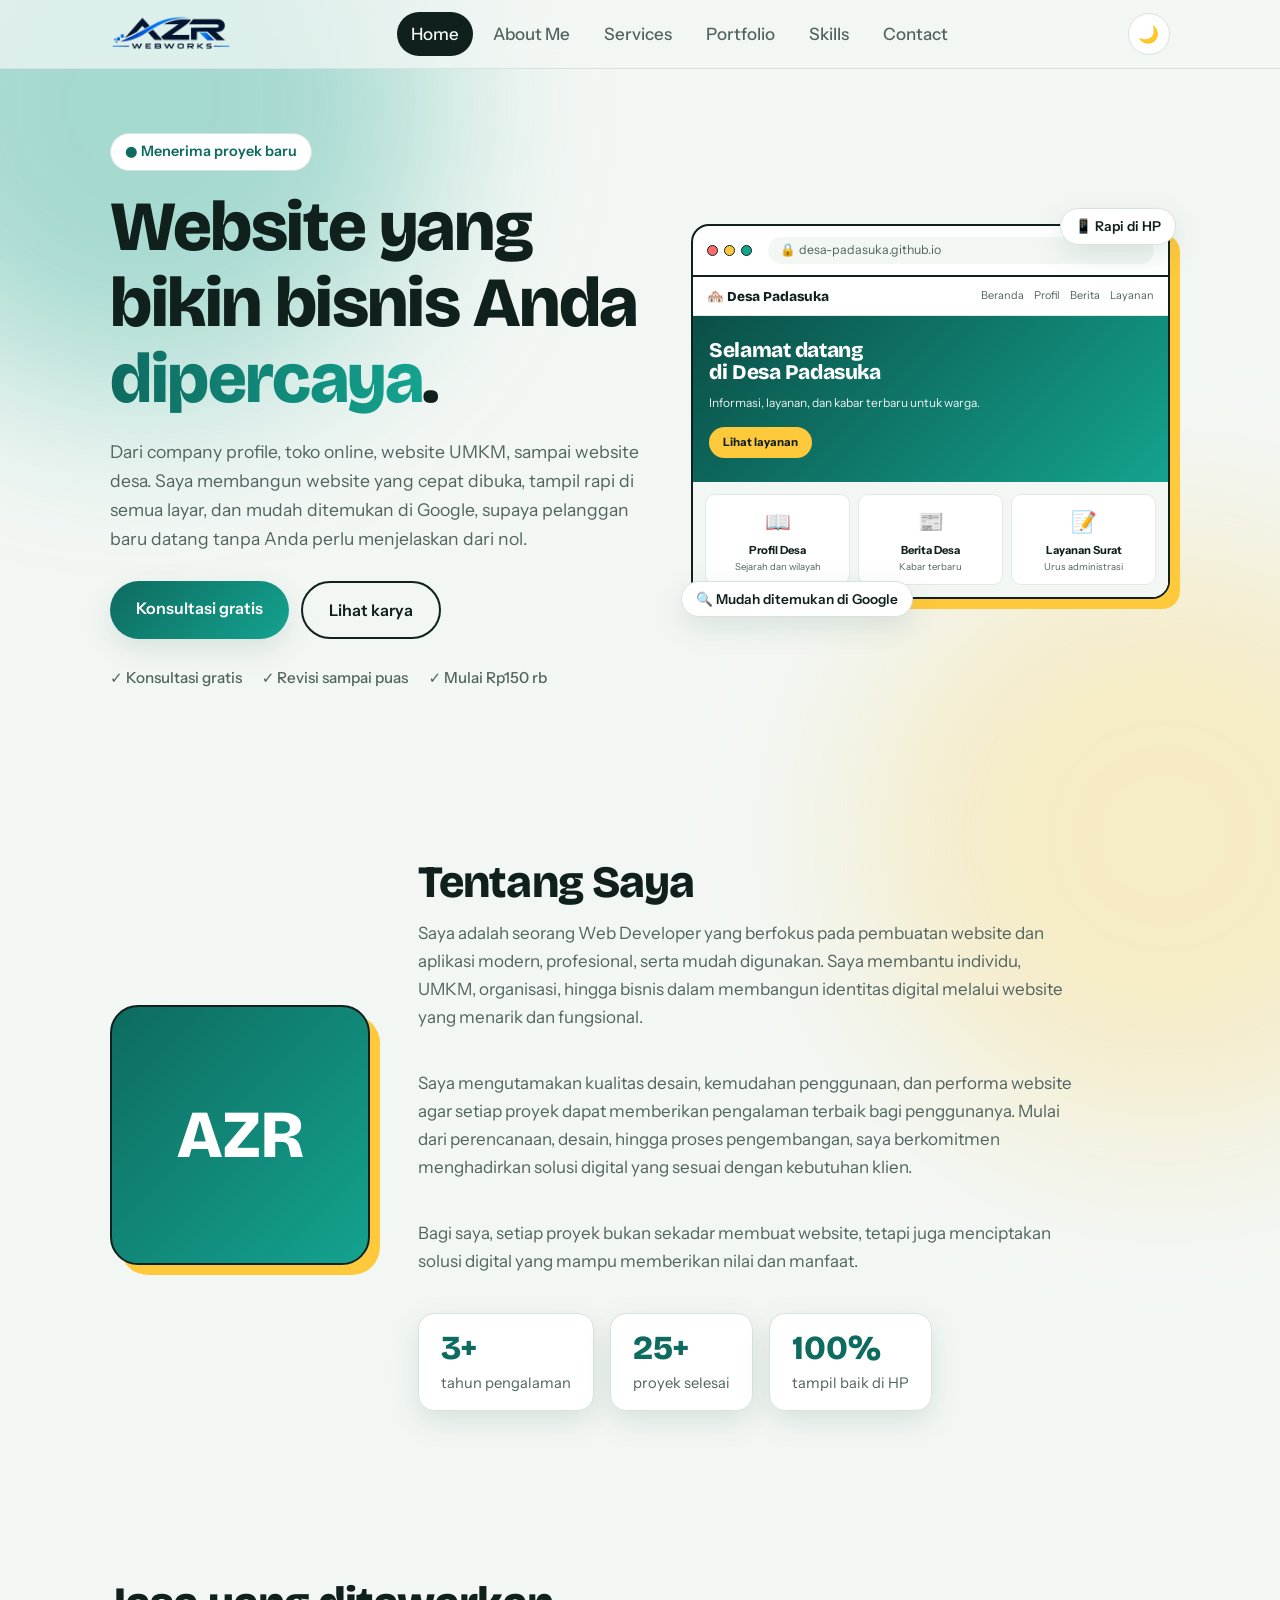
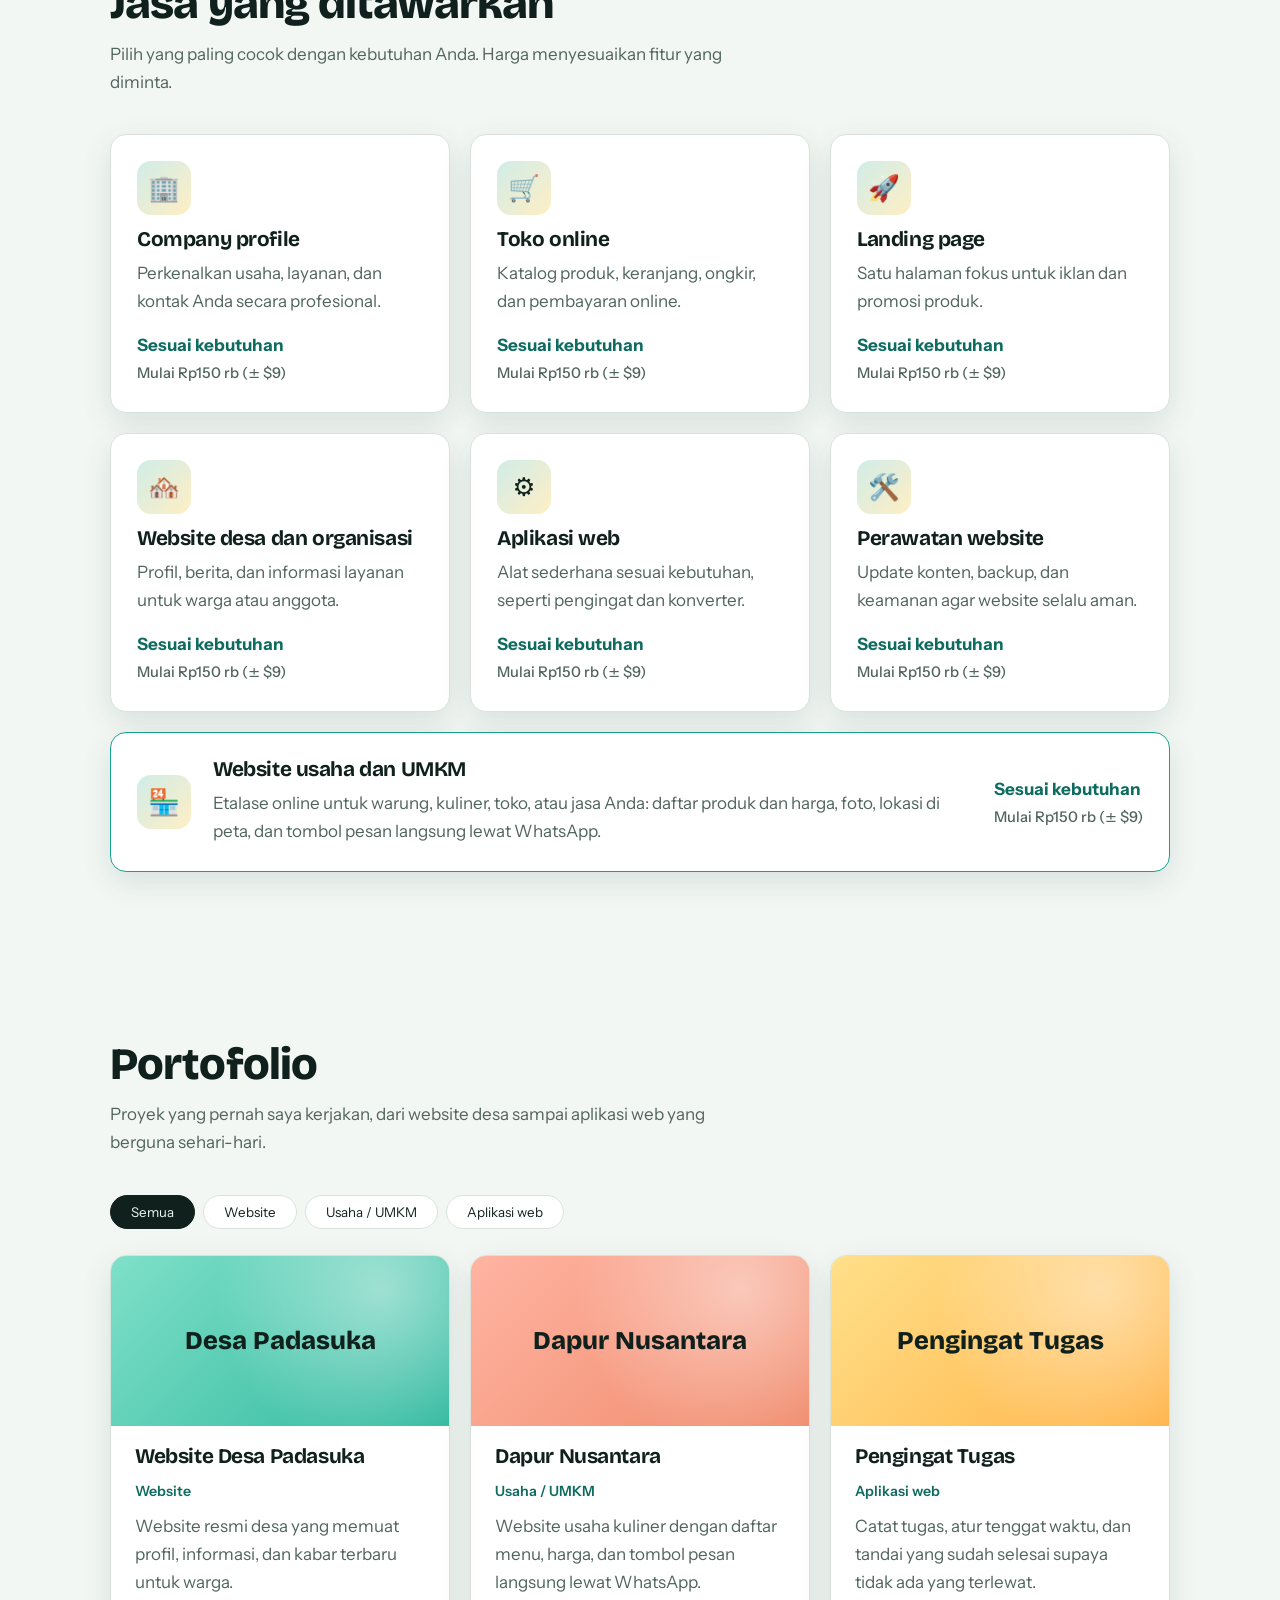
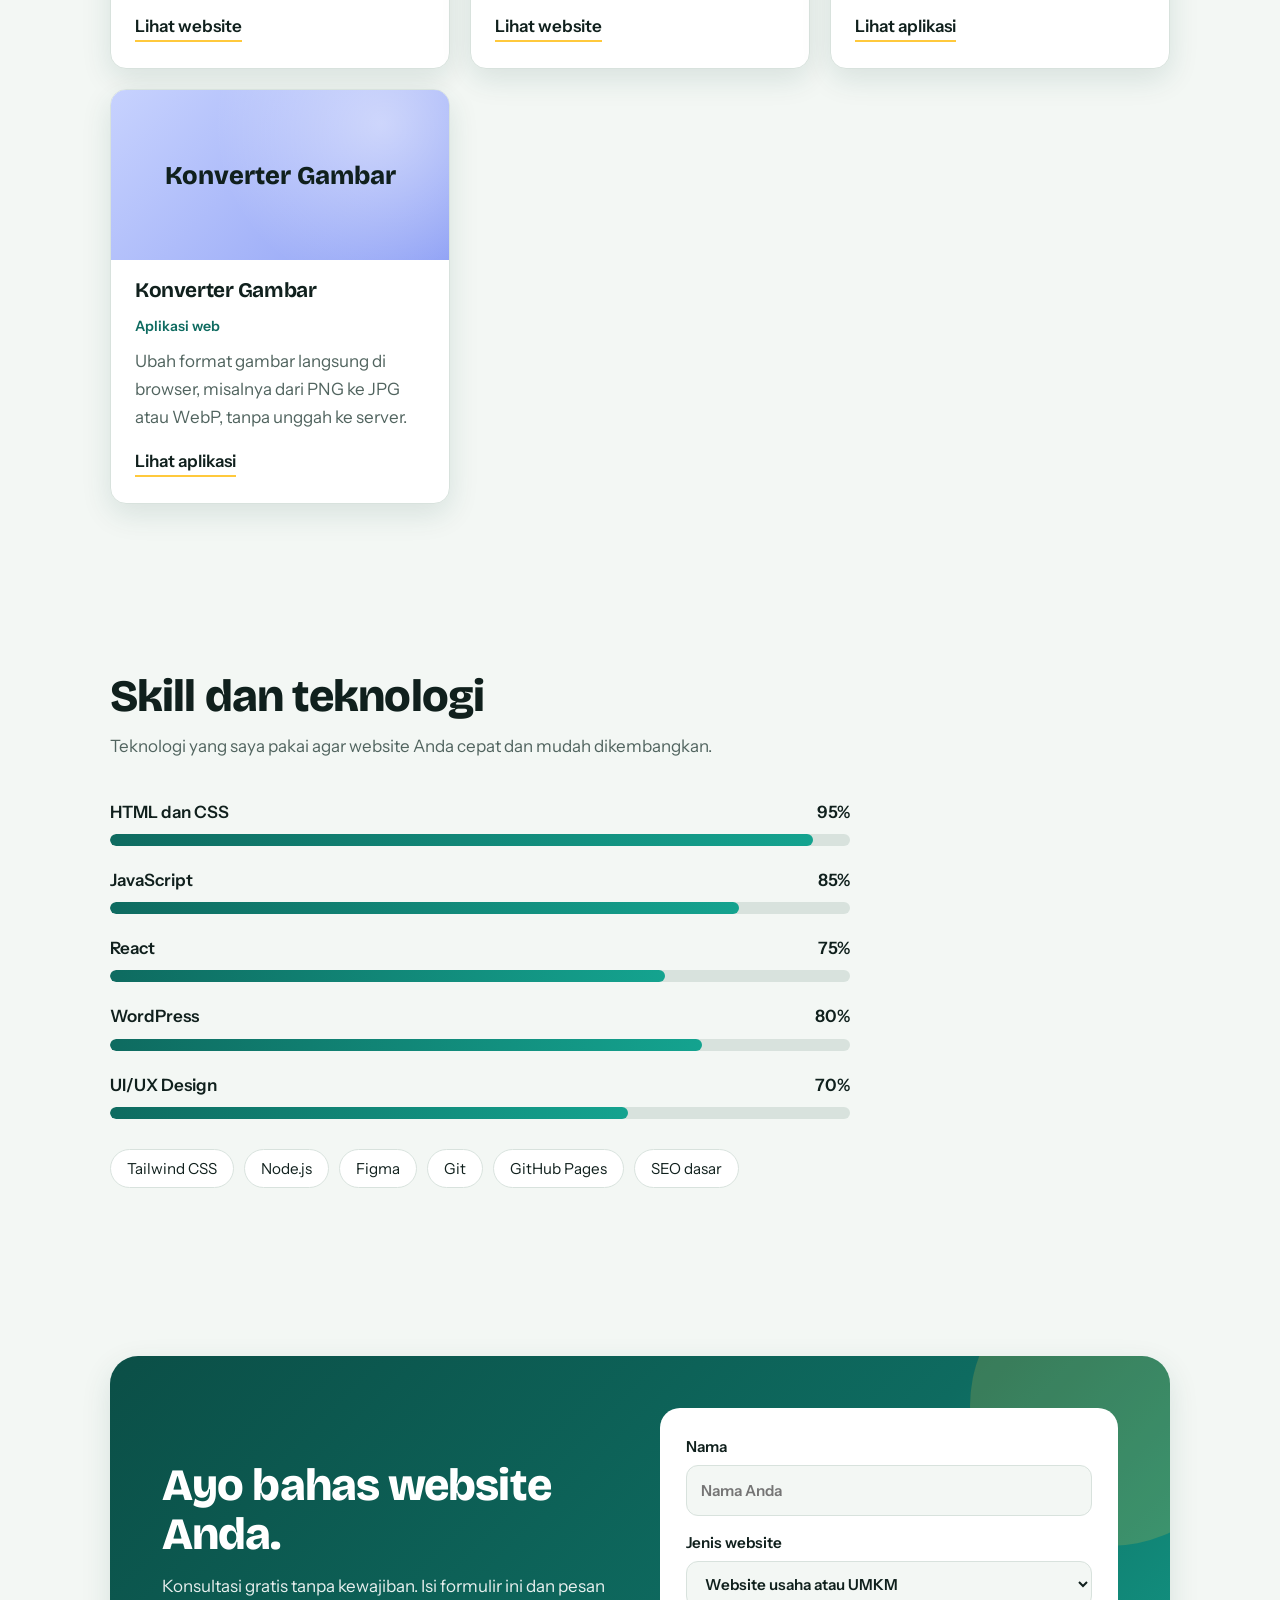
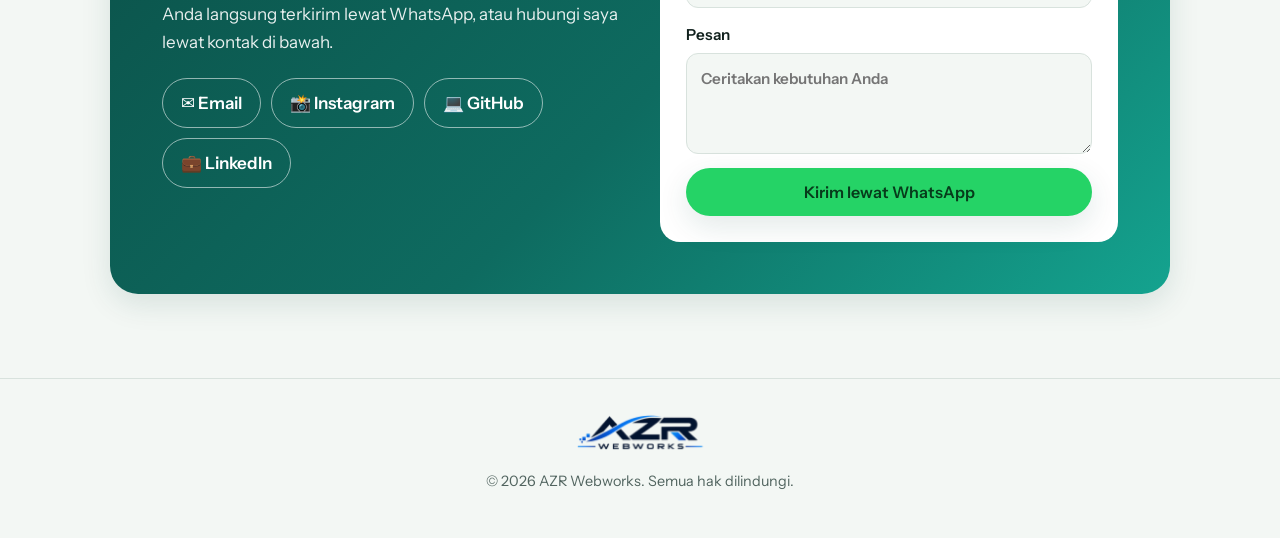
<file: index.html>
<!DOCTYPE html>
<html lang="id">
<head>
<meta charset="utf-8">
<meta name="viewport" content="width=device-width, initial-scale=1">
<title>AZR Webworks – Jasa Pembuatan Website</title>
<meta name="description" content="AZR Webworks: jasa pembuatan website company profile, toko online, website UMKM, website desa, dan landing page yang cepat, rapi di HP, dan mudah ditemukan di Google.">
<meta name="google-site-verification" content="LBY4oYXBWPNlARDDUmF3vWsAfW2neGzcN3whGcf8sD4" />
<link rel="icon" href="logo.png" type="image/png">
<link href="https://fonts.googleapis.com/css2?family=Bricolage+Grotesque:wght@500;700;800&family=Instrument+Sans:wght@400;500;600&display=swap" rel="stylesheet">
<link rel="stylesheet" href="style.css">
</head>
<body>
<div class="blob b1" aria-hidden="true"></div>
<div class="blob b2" aria-hidden="true"></div>

<header class="top">
  <div class="wrap">
    <a class="logo" href="#home" aria-label="AZR Webworks, kembali ke beranda">
      <img src="logo.png" alt="AZR Webworks" width="124" height="42">
    </a>
    <nav id="nav">
      <a href="#home">Home</a><a href="#about">About Me</a><a href="#services">Services</a>
      <a href="#portfolio">Portfolio</a><a href="#skills">Skills</a><a href="#contact">Contact</a>
    </nav>
    <div class="tools">
      <button id="theme" aria-label="Ganti mode terang atau gelap">🌙</button>
      <button id="menu" aria-expanded="false" aria-controls="nav" aria-label="Buka menu">☰</button>
    </div>
  </div>
</header>

<main class="wrap">

<!-- 1. HOME -->
<section id="home">
  <div class="hero">
    <div class="reveal">
      <span class="badge">● Menerima proyek baru</span>
      <h1>Website yang bikin bisnis Anda <em>dipercaya</em>.</h1>
      <p>Dari company profile, toko online, website UMKM, sampai website desa. Saya membangun website yang cepat dibuka, tampil rapi di semua layar, dan mudah ditemukan di Google, supaya pelanggan baru datang tanpa Anda perlu menjelaskan dari nol.</p>
      <div class="cta">
        <a class="btn" href="#contact">Konsultasi gratis</a>
        <a class="btn alt" href="#portfolio">Lihat karya</a>
      </div>
      <ul class="trust">
        <li>✓ Konsultasi gratis</li>
        <li>✓ Revisi sampai puas</li>
        <li>✓ Mulai Rp150 rb</li>
      </ul>
    </div>

    <div class="mock reveal" aria-hidden="true">
      <div class="browser">
        <div class="bar"><b></b><b></b><b></b><span>🔒 desa-padasuka.github.io</span></div>

        <!-- Contoh website: Desa Padasuka -->
        <div class="site">
          <div class="s-nav">
            <strong>🏘️ Desa Padasuka</strong>
            <span><i>Beranda</i><i>Profil</i><i>Berita</i><i>Layanan</i></span>
          </div>
          <div class="s-hero">
            <h4>Selamat datang<br>di Desa Padasuka</h4>
            <p>Informasi, layanan, dan kabar terbaru untuk warga.</p>
            <u>Lihat layanan</u>
          </div>
          <div class="s-cards">
            <div><em>📖</em><b>Profil Desa</b><small>Sejarah dan wilayah</small></div>
            <div><em>📰</em><b>Berita Desa</b><small>Kabar terbaru</small></div>
            <div><em>📝</em><b>Layanan Surat</b><small>Urus administrasi</small></div>
          </div>
        </div>
      </div>
      <span class="chip c1">📱 Rapi di HP</span>
      <span class="chip c2">🔍 Mudah ditemukan di Google</span>
    </div>
  </div>
</section>

<!-- 2. ABOUT ME -->
<section id="about">
  <div class="about">
    <div class="avatar reveal" aria-hidden="true">AZR</div>
    <div class="reveal">
      <h2>Tentang Saya</h2>
      <p class="lead">Saya adalah seorang Web Developer yang berfokus pada pembuatan website dan aplikasi modern, profesional, serta mudah digunakan. Saya membantu individu, UMKM, organisasi, hingga bisnis dalam membangun identitas digital melalui website yang menarik dan fungsional.</p>
      <p class="lead">Saya mengutamakan kualitas desain, kemudahan penggunaan, dan performa website agar setiap proyek dapat memberikan pengalaman terbaik bagi penggunanya. Mulai dari perencanaan, desain, hingga proses pengembangan, saya berkomitmen menghadirkan solusi digital yang sesuai dengan kebutuhan klien.</p>
      <p class="lead">Bagi saya, setiap proyek bukan sekadar membuat website, tetapi juga menciptakan solusi digital yang mampu memberikan nilai dan manfaat.</p>
      <div class="facts">
        <div><b>3+</b><span>tahun pengalaman</span></div>
        <div><b>25+</b><span>proyek selesai</span></div>
        <div><b>100%</b><span>tampil baik di HP</span></div>
      </div>
    </div>
  </div>
</section>

<!-- 3. SERVICES -->
<section id="services">
  <h2 class="reveal">Jasa yang ditawarkan</h2>
  <p class="lead reveal">Pilih yang paling cocok dengan kebutuhan Anda. Harga menyesuaikan fitur yang diminta.</p>
  <div class="grid">
    <div class="card reveal"><div class="ico">🏢</div><h3>Company profile</h3><p>Perkenalkan usaha, layanan, dan kontak Anda secara profesional.</p>
      <p class="price">Sesuai kebutuhan<span>Mulai Rp150 rb (± $9)</span></p></div>
    <div class="card reveal"><div class="ico">🛒</div><h3>Toko online</h3><p>Katalog produk, keranjang, ongkir, dan pembayaran online.</p>
      <p class="price">Sesuai kebutuhan<span>Mulai Rp150 rb (± $9)</span></p></div>
    <div class="card reveal"><div class="ico">🚀</div><h3>Landing page</h3><p>Satu halaman fokus untuk iklan dan promosi produk.</p>
      <p class="price">Sesuai kebutuhan<span>Mulai Rp150 rb (± $9)</span></p></div>
    <div class="card reveal"><div class="ico">🏘️</div><h3>Website desa dan organisasi</h3><p>Profil, berita, dan informasi layanan untuk warga atau anggota.</p>
      <p class="price">Sesuai kebutuhan<span>Mulai Rp150 rb (± $9)</span></p></div>
    <div class="card reveal"><div class="ico">⚙️</div><h3>Aplikasi web</h3><p>Alat sederhana sesuai kebutuhan, seperti pengingat dan konverter.</p>
      <p class="price">Sesuai kebutuhan<span>Mulai Rp150 rb (± $9)</span></p></div>
    <div class="card reveal"><div class="ico">🛠️</div><h3>Perawatan website</h3><p>Update konten, backup, dan keamanan agar website selalu aman.</p>
      <p class="price">Sesuai kebutuhan<span>Mulai Rp150 rb (± $9)</span></p></div>

    <!-- Jasa baru: Website usaha dan UMKM -->
    <div class="card wide reveal">
      <div class="ico">🏪</div>
      <div class="txt">
        <h3>Website usaha dan UMKM</h3>
        <p>Etalase online untuk warung, kuliner, toko, atau jasa Anda: daftar produk dan harga, foto, lokasi di peta, dan tombol pesan langsung lewat WhatsApp.</p>
      </div>
      <p class="price">Sesuai kebutuhan<span>Mulai Rp150 rb (± $9)</span></p>
    </div>
  </div>
</section>

<!-- 4. PORTFOLIO -->
<section id="portfolio">
  <h2 class="reveal">Portofolio</h2>
  <p class="lead reveal">Proyek yang pernah saya kerjakan, dari website desa sampai aplikasi web yang berguna sehari-hari.</p>
  <div class="filters" role="group" aria-label="Filter portofolio">
    <button aria-pressed="true" data-f="all">Semua</button>
    <button aria-pressed="false" data-f="website">Website</button>
    <button aria-pressed="false" data-f="umkm">Usaha / UMKM</button>
    <button aria-pressed="false" data-f="aplikasi">Aplikasi web</button>
  </div>
  <div class="grid" id="works">

    <article class="card work" data-c="website">
      <div class="thumb t1"><span>Desa Padasuka</span></div>
      <div class="body">
        <h3>Website Desa Padasuka</h3>
        <small>Website</small>
        <p>Website resmi desa yang memuat profil, informasi, dan kabar terbaru untuk warga.</p>
        <a class="visit" href="https://desa-padasuka.github.io/desa-padasuka/" target="_blank" rel="noopener">Lihat website</a>
      </div>
    </article>

    <article class="card work" data-c="umkm">
      <div class="thumb t4"><span>Dapur Nusantara</span></div>
      <div class="body">
        <h3>Dapur Nusantara</h3>
        <small>Usaha / UMKM</small>
        <p>Website usaha kuliner dengan daftar menu, harga, dan tombol pesan langsung lewat WhatsApp.</p>
        <a class="visit" href="#" target="_blank" rel="noopener">Lihat website</a>
      </div>
    </article>

    <article class="card work" data-c="aplikasi">
      <div class="thumb t2"><span>Pengingat Tugas</span></div>
      <div class="body">
        <h3>Pengingat Tugas</h3>
        <small>Aplikasi web</small>
        <p>Catat tugas, atur tenggat waktu, dan tandai yang sudah selesai supaya tidak ada yang terlewat.</p>
        <a class="visit" href="#" target="_blank" rel="noopener">Lihat aplikasi</a>
      </div>
    </article>

    <article class="card work" data-c="aplikasi">
      <div class="thumb t3"><span>Konverter Gambar</span></div>
      <div class="body">
        <h3>Konverter Gambar</h3>
        <small>Aplikasi web</small>
        <p>Ubah format gambar langsung di browser, misalnya dari PNG ke JPG atau WebP, tanpa unggah ke server.</p>
        <a class="visit" href="#" target="_blank" rel="noopener">Lihat aplikasi</a>
      </div>
    </article>

  </div>
</section>

<!-- 5. SKILLS -->
<section id="skills">
  <h2 class="reveal">Skill dan teknologi</h2>
  <p class="lead reveal">Teknologi yang saya pakai agar website Anda cepat dan mudah dikembangkan.</p>
  <div class="skills reveal">
    <div class="skill"><div class="row"><span>HTML dan CSS</span><span>95%</span></div><div class="meter"><i style="--v:95%"></i></div></div>
    <div class="skill"><div class="row"><span>JavaScript</span><span>85%</span></div><div class="meter"><i style="--v:85%"></i></div></div>
    <div class="skill"><div class="row"><span>React</span><span>75%</span></div><div class="meter"><i style="--v:75%"></i></div></div>
    <div class="skill"><div class="row"><span>WordPress</span><span>80%</span></div><div class="meter"><i style="--v:80%"></i></div></div>
    <div class="skill"><div class="row"><span>UI/UX Design</span><span>70%</span></div><div class="meter"><i style="--v:70%"></i></div></div>
  </div>
  <div class="tags reveal"><span>Tailwind CSS</span><span>Node.js</span><span>Figma</span><span>Git</span><span>GitHub Pages</span><span>SEO dasar</span></div>
</section>

<!-- 6. CONTACT -->
<section id="contact">
  <div class="contact reveal">
    <div>
      <h2>Ayo bahas website Anda.</h2>
      <p>Konsultasi gratis tanpa kewajiban. Isi formulir ini dan pesan Anda langsung terkirim lewat WhatsApp, atau hubungi saya lewat kontak di bawah.</p>
      <div class="links">
        <a href="mailto:halo@azrwebworks.id">✉️ Email</a>
        <a href="https://instagram.com/azrwebworks" target="_blank" rel="noopener">📸 Instagram</a>
        <a href="https://github.com/azrwebworks" target="_blank" rel="noopener">💻 GitHub</a>
        <a href="https://linkedin.com/in/azrwebworks" target="_blank" rel="noopener">💼 LinkedIn</a>
      </div>
    </div>
    <form id="form">
      <label>Nama<input name="nama" required placeholder="Nama Anda"></label>
      <label>Jenis website
        <select name="jenis">
          <option>Website usaha atau UMKM</option>
          <option>Company profile</option>
          <option>Toko online</option>
          <option>Landing page</option>
          <option>Website desa atau organisasi</option>
          <option>Aplikasi web</option>
        </select>
      </label>
      <label>Pesan<textarea name="pesan" rows="3" placeholder="Ceritakan kebutuhan Anda"></textarea></label>
      <button class="btn wa" type="submit">Kirim lewat WhatsApp</button>
    </form>
  </div>
</section>

</main>

<footer>
  <div class="wrap">
    <img class="foot-logo" src="logo.png" alt="AZR Webworks" width="132" height="45">
    © 2026 AZR Webworks. Semua hak dilindungi.
  </div>
</footer>

<script src="script.js"></script>
</body>
</html>
</file>
<file: style.css>
:root{
  --bg:#F3F7F4;--surface:#FFFFFF;--ink:#10201D;--muted:#51645F;
  --brand:#0E6B60;--brand2:#14A38F;--accent:#FFC93C;--line:#D8E2DD;
  --glass:rgba(243,247,244,.72);--shadow:0 10px 30px rgba(14,74,68,.12);
  --on-brand:#FFFFFF;--r:16px;
}
[data-theme="dark"]{
  --bg:#09130F;--surface:#112320;--ink:#EAF4F0;--muted:#9DB5AE;
  --brand:#FFC93C;--brand2:#2FD1B8;--accent:#FFC93C;--line:#223B36;
  --glass:rgba(9,19,15,.72);--shadow:0 10px 30px rgba(0,0,0,.45);
  --on-brand:#10201D;
}
*,*::before,*::after{box-sizing:border-box}
html{scroll-behavior:smooth;scroll-padding-top:80px}
body{margin:0;background:var(--bg);color:var(--ink);font:400 1.0625rem/1.65 "Instrument Sans",system-ui,sans-serif;overflow-x:hidden;transition:background .3s,color .3s}
h1,h2,h3,h4{font-family:"Bricolage Grotesque",Georgia,sans-serif;line-height:1.08;margin:0;letter-spacing:-.02em}
a{color:inherit}
:focus-visible{outline:3px solid var(--accent);outline-offset:3px}
.wrap{max-width:1100px;margin:0 auto;padding:0 20px}

/* Latar gradasi bergerak */
.blob{position:fixed;z-index:-1;width:46vmax;height:46vmax;border-radius:50%;filter:blur(90px);opacity:.35;animation:float 18s ease-in-out infinite alternate}
.b1{background:var(--brand2);top:-15vmax;left:-12vmax}
.b2{background:var(--accent);bottom:-18vmax;right:-14vmax;animation-delay:-8s;opacity:.25}
@keyframes float{to{transform:translate(8vmax,6vmax) scale(1.15)}}

/* Navbar kaca */
.top{position:sticky;top:0;z-index:20;background:var(--glass);backdrop-filter:blur(14px);-webkit-backdrop-filter:blur(14px);border-bottom:1px solid var(--line)}
.top .wrap{display:flex;justify-content:space-between;align-items:center;height:68px}
nav{display:flex;gap:6px}
nav a{text-decoration:none;color:var(--muted);font-weight:500;padding:8px 14px;border-radius:99px;transition:.2s}
nav a:hover{color:var(--ink);background:var(--line)}
nav a.active{background:var(--ink);color:var(--bg)}
.tools{display:flex;gap:8px}
.tools button{width:42px;height:42px;border-radius:50%;border:1px solid var(--line);background:var(--surface);color:var(--ink);font-size:1.05rem;cursor:pointer;transition:.2s}
.tools button:hover{transform:rotate(12deg) scale(1.08)}
#menu{display:none}

/* Logo menyatu dengan latar */
.logo{display:flex;align-items:center;text-decoration:none;transition:.25s}
.logo img{display:block;height:42px;width:auto;mix-blend-mode:multiply}
.logo:hover{transform:translateY(-2px)}
.foot-logo{display:block;height:45px;width:auto;margin:0 auto 14px;mix-blend-mode:multiply}
[data-theme="dark"] .logo img,
[data-theme="dark"] .foot-logo{filter:invert(1) hue-rotate(180deg);mix-blend-mode:screen}

/* Tombol */
.btn{display:inline-block;background:linear-gradient(135deg,var(--brand),var(--brand2));color:var(--on-brand);padding:14px 26px;border-radius:99px;font-weight:600;text-decoration:none;border:0;cursor:pointer;font-size:1rem;font-family:inherit;box-shadow:var(--shadow);transition:.25s}
[data-theme="dark"] .btn{background:linear-gradient(135deg,var(--accent),#FFB347)}
.btn:hover{transform:translateY(-3px);box-shadow:0 14px 34px rgba(20,163,143,.35)}
.btn.alt{background:transparent;color:var(--ink);box-shadow:none;border:2px solid var(--ink)}
.btn.alt:hover{background:var(--ink);color:var(--bg)}

/* Umum */
section{padding:84px 0}
h2{font-size:clamp(1.9rem,4.2vw,2.8rem);font-weight:800;margin-bottom:12px}
.lead{color:var(--muted);max-width:60ch;margin:0 0 38px}
.grid{display:grid;grid-template-columns:repeat(auto-fit,minmax(260px,1fr));gap:20px}
.card{background:var(--surface);border:1px solid var(--line);border-radius:var(--r);padding:26px;box-shadow:var(--shadow);transition:transform .3s,box-shadow .3s,border-color .3s}
.card:hover{transform:translateY(-8px);border-color:var(--brand2);box-shadow:0 20px 44px rgba(20,163,143,.22)}
.card h3{font-size:1.3rem;margin-bottom:8px}
.card p{margin:0;color:var(--muted)}

/* Animasi muncul saat scroll */
.reveal{opacity:0;transform:translateY(28px);transition:opacity .7s ease,transform .7s ease}
.reveal.show{opacity:1;transform:none}

/* 1. Home */
#home{padding-top:64px}
.hero{display:grid;grid-template-columns:1.05fr .95fr;gap:52px;align-items:center}
.badge{display:inline-block;background:var(--surface);border:1px solid var(--line);color:var(--brand);font-weight:600;font-size:.9rem;padding:6px 14px;border-radius:99px;margin-bottom:18px}
[data-theme="dark"] .badge{color:var(--brand2)}
.hero h1{font-size:clamp(2.5rem,6vw,4.4rem);font-weight:800}
.hero h1 em{font-style:normal;background:linear-gradient(90deg,var(--brand),var(--brand2),var(--accent));background-size:200% auto;-webkit-background-clip:text;background-clip:text;color:transparent;animation:shine 5s linear infinite}
[data-theme="dark"] .hero h1 em{background-image:linear-gradient(90deg,var(--accent),var(--brand2),var(--accent));background-size:200% auto;-webkit-background-clip:text;background-clip:text}
@keyframes shine{to{background-position:200% center}}
.hero p{color:var(--muted);max-width:50ch;margin:20px 0 28px;font-size:1.1rem}
.cta{display:flex;gap:12px;flex-wrap:wrap}
.trust{list-style:none;display:flex;gap:8px 20px;flex-wrap:wrap;padding:0;margin:26px 0 0;color:var(--muted);font-weight:500;font-size:.95rem}

/* Mockup browser berisi contoh website */
.mock{position:relative}
.browser{background:var(--surface);border:2px solid var(--ink);border-radius:18px;box-shadow:10px 10px 0 var(--accent);overflow:hidden;animation:bob 6s ease-in-out infinite}
@keyframes bob{50%{transform:translateY(-10px)}}
.bar{display:flex;gap:6px;align-items:center;padding:11px 14px;border-bottom:2px solid var(--ink)}
.bar b{width:11px;height:11px;border-radius:50%;border:1.5px solid var(--ink)}
.bar b:nth-child(1){background:#FF6B6B}.bar b:nth-child(2){background:var(--accent)}.bar b:nth-child(3){background:var(--brand2)}
.bar span{margin-left:10px;font-size:.78rem;color:var(--muted);background:var(--bg);padding:3px 12px;border-radius:99px;flex:1;white-space:nowrap;overflow:hidden;text-overflow:ellipsis}

.site{background:#fff;color:#10201D;font-size:.8rem}
.s-nav{display:flex;justify-content:space-between;align-items:center;gap:8px;padding:10px 14px;border-bottom:1px solid #E3EAE6}
.s-nav strong{font:800 .85rem "Bricolage Grotesque",sans-serif;white-space:nowrap}
.s-nav span{display:flex;gap:10px}
.s-nav i{font-style:normal;font-size:.68rem;color:#51645F}
.s-hero{padding:24px 16px;background:linear-gradient(135deg,#0B4F47,#14A38F);color:#fff}
.s-hero h4{font-size:1.3rem;font-weight:800;color:#fff}
.hero .s-hero p{margin:8px 0 14px;font-size:.75rem;color:#fff;opacity:.92;max-width:none}
.s-hero u{display:inline-block;text-decoration:none;background:#FFC93C;color:#10201D;font-weight:700;font-size:.72rem;padding:6px 14px;border-radius:99px}
.s-cards{display:grid;grid-template-columns:repeat(3,1fr);gap:8px;padding:12px;background:#F3F7F4}
.s-cards div{background:#fff;border:1px solid #E3EAE6;border-radius:10px;padding:10px 6px;text-align:center}
.s-cards em{font-style:normal;font-size:1.3rem;display:block}
.s-cards b{display:block;font-size:.7rem;margin-top:2px}
.s-cards small{display:block;color:#51645F;font-size:.6rem;line-height:1.3;margin-top:2px}

.chip{position:absolute;background:var(--surface);color:var(--ink);border:1px solid var(--line);border-radius:99px;padding:6px 14px;font-size:.85rem;font-weight:600;box-shadow:var(--shadow);animation:bob 5s ease-in-out infinite;white-space:nowrap}
.c1{top:-16px;right:-6px}
.c2{bottom:-18px;left:-10px;animation-delay:-2s}

/* 2. About */
.about{display:grid;grid-template-columns:260px 1fr;gap:48px;align-items:center}
.avatar{aspect-ratio:1;border-radius:28px;background:linear-gradient(135deg,var(--brand),var(--brand2));color:var(--on-brand);display:grid;place-items:center;font:800 4.2rem "Bricolage Grotesque",sans-serif;border:2px solid var(--ink);box-shadow:10px 10px 0 var(--accent);transform:rotate(-4deg);transition:.4s}
.avatar:hover{transform:rotate(0) scale(1.03)}
.facts{display:flex;gap:16px;flex-wrap:wrap}
.facts div{background:var(--surface);border:1px solid var(--line);border-radius:var(--r);padding:14px 22px;box-shadow:var(--shadow)}
.facts b{display:block;font:800 2.1rem "Bricolage Grotesque",sans-serif;color:var(--brand)}
[data-theme="dark"] .facts b{color:var(--accent)}
.facts span{color:var(--muted);font-size:.92rem}

/* 3. Services */
.ico{width:54px;height:54px;border-radius:14px;display:grid;place-items:center;font-size:1.6rem;background:linear-gradient(135deg,rgba(20,163,143,.2),rgba(255,201,60,.3));margin-bottom:14px}
.price{font-weight:700;color:var(--brand)!important;margin-top:16px!important}
[data-theme="dark"] .price{color:var(--accent)!important}
.price span{display:block;font-weight:500;font-size:.92rem;color:var(--muted);margin-top:2px}

/* Kartu lebar: Website usaha dan UMKM */
.card.wide{grid-column:1/-1;display:flex;align-items:center;gap:22px;flex-wrap:wrap;border-color:var(--brand2)}
.card.wide .ico{margin:0;flex:none}
.card.wide .txt{flex:1;min-width:240px}
.card.wide .price{margin:0!important}

/* 4. Portfolio */
.filters{display:flex;gap:8px;flex-wrap:wrap;margin-bottom:26px}
.filters button{background:var(--surface);color:var(--ink);border:1px solid var(--line);border-radius:99px;padding:8px 20px;font:500 .95rem inherit;font-family:inherit;cursor:pointer;transition:.2s}
.filters button:hover{border-color:var(--brand2)}
.filters button[aria-pressed="true"]{background:var(--ink);color:var(--bg);border-color:var(--ink)}
.work{padding:0;overflow:hidden}
.thumb{height:170px;display:grid;place-items:center;position:relative;overflow:hidden}
.thumb::after{content:"";position:absolute;inset:0;background:radial-gradient(circle at 80% 20%,rgba(255,255,255,.45),transparent 55%)}
.thumb span{position:relative;z-index:1;font:800 1.6rem "Bricolage Grotesque",sans-serif;color:#10201D;transition:transform .4s}
.work:hover .thumb span{transform:scale(1.12)}
.t1{background:linear-gradient(135deg,#7FE0C8,#2FB89E)}
.t2{background:linear-gradient(135deg,#FFE08A,#FFB347)}
.t3{background:linear-gradient(135deg,#C7D2FE,#8EA0F5)}
.t4{background:linear-gradient(135deg,#FFB4A2,#F08A6B)}
.work .body{padding:20px 24px 26px}
.work small{color:var(--brand);font-weight:600}
[data-theme="dark"] .work small{color:var(--brand2)}
.work .body p{margin-top:8px}
.visit{display:inline-block;margin-top:16px;font-weight:600;text-decoration:none;border-bottom:2px solid var(--accent);transition:.2s}
.visit:hover{border-bottom-color:var(--ink);letter-spacing:.3px}
.work[hidden]{display:none}

/* 5. Skills */
.skills{display:grid;gap:20px;max-width:740px}
.skill .row{display:flex;justify-content:space-between;font-weight:600;margin-bottom:8px}
.meter{height:12px;border-radius:99px;background:var(--line);overflow:hidden}
.meter i{display:block;height:100%;width:0;border-radius:99px;background:linear-gradient(90deg,var(--brand),var(--brand2));transition:width 1.3s cubic-bezier(.2,.8,.2,1)}
[data-theme="dark"] .meter i{background:linear-gradient(90deg,var(--accent),var(--brand2))}
.show .meter i{width:var(--v)}
.tags{display:flex;gap:10px;flex-wrap:wrap;margin-top:30px}
.tags span{border:1px solid var(--line);background:var(--surface);border-radius:99px;padding:6px 16px;font-size:.95rem;transition:.2s}
.tags span:hover{background:var(--accent);color:#10201D;border-color:var(--accent);transform:translateY(-3px)}

/* 6. Contact */
.contact{background:linear-gradient(135deg,#0B4F47,#0E6B60 55%,#14A38F);color:#fff;border-radius:28px;padding:52px;display:grid;grid-template-columns:1fr 1fr;gap:40px;align-items:center;box-shadow:var(--shadow);position:relative;overflow:hidden}
[data-theme="dark"] .contact{background:linear-gradient(135deg,#112B26,#16403A 60%,#1C5C52)}
.contact::before{content:"";position:absolute;width:280px;height:280px;border-radius:50%;background:var(--accent);opacity:.18;top:-90px;right:-80px}
.contact>*{position:relative}
.contact h2{margin-bottom:14px}
.contact p{margin:0 0 22px;opacity:.9;max-width:44ch}
.links{display:flex;gap:10px;flex-wrap:wrap}
.links a{padding:10px 18px;border-radius:99px;font-weight:600;text-decoration:none;border:1.5px solid rgba(255,255,255,.55);color:#fff;transition:.2s}
.links a:hover{background:#fff;color:#0E4A44;transform:translateY(-3px)}
form{background:var(--surface);color:var(--ink);border-radius:20px;padding:26px;display:grid;gap:14px}
label{display:grid;gap:6px;font-weight:600;font-size:.95rem}
input,select,textarea{font:inherit;color:var(--ink);background:var(--bg);border:1.5px solid var(--line);border-radius:12px;padding:12px 14px;width:100%;transition:.2s}
input:focus,select:focus,textarea:focus{outline:none;border-color:var(--brand2);box-shadow:0 0 0 4px rgba(20,163,143,.2)}
.btn.wa{background:#25D366;color:#073B1B;width:100%}
[data-theme="dark"] .btn.wa{background:#25D366}

footer{padding:32px 0 44px;color:var(--muted);font-size:.9rem;text-align:center;border-top:1px solid var(--line)}

/* HP */
@media (max-width:800px){
  .hero,.about,.contact{grid-template-columns:1fr}
  .hero{gap:44px}
  .about{gap:28px}.avatar{max-width:190px}
  .contact{padding:30px 22px}
  .c1{right:6px}.c2{left:6px}
  #menu{display:block}
  nav{display:none;position:absolute;top:68px;left:0;right:0;background:var(--bg);flex-direction:column;padding:10px 20px 18px;border-bottom:1px solid var(--line)}
  nav.open{display:flex}
  section{padding:64px 0}
}

@media (prefers-reduced-motion:reduce){
  *,*::before,*::after{animation:none!important;transition:none!important}
  html{scroll-behavior:auto}
  .reveal{opacity:1;transform:none}
  .meter i{width:var(--v)}
}
</file>
